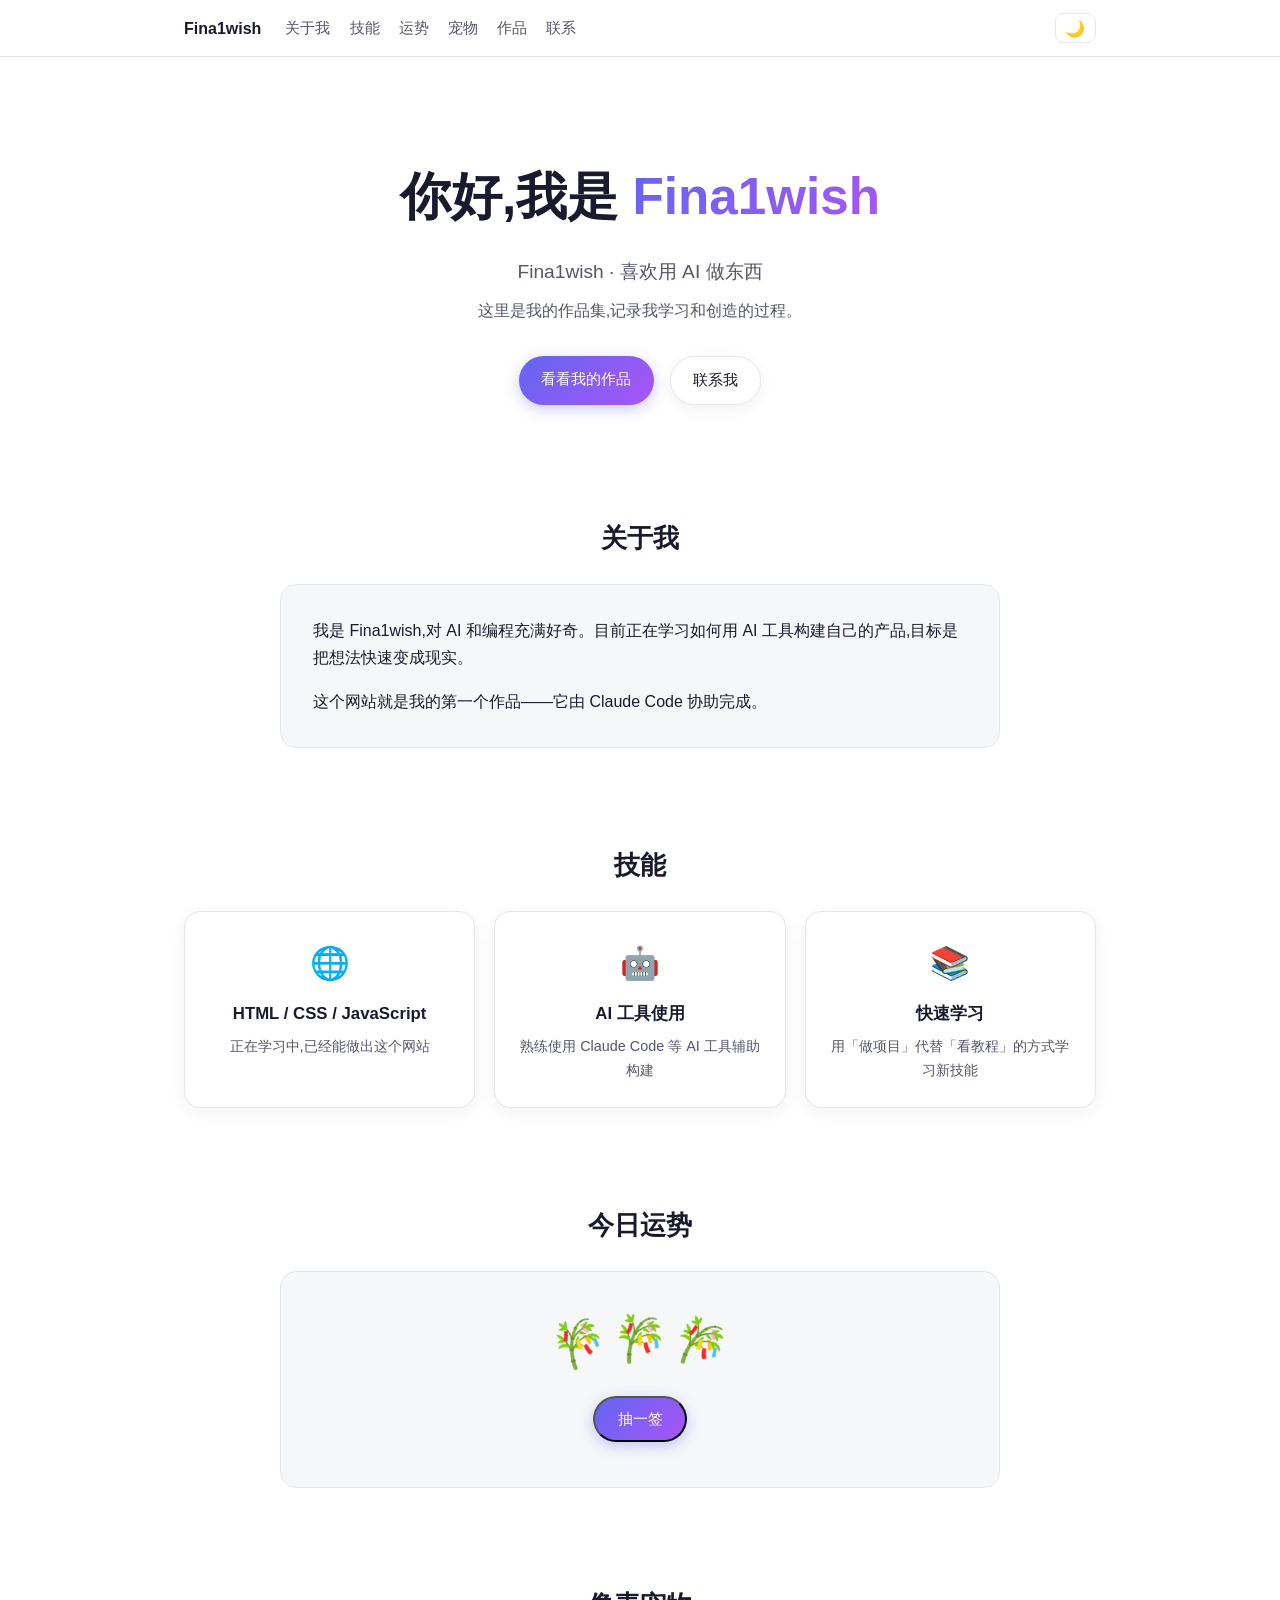
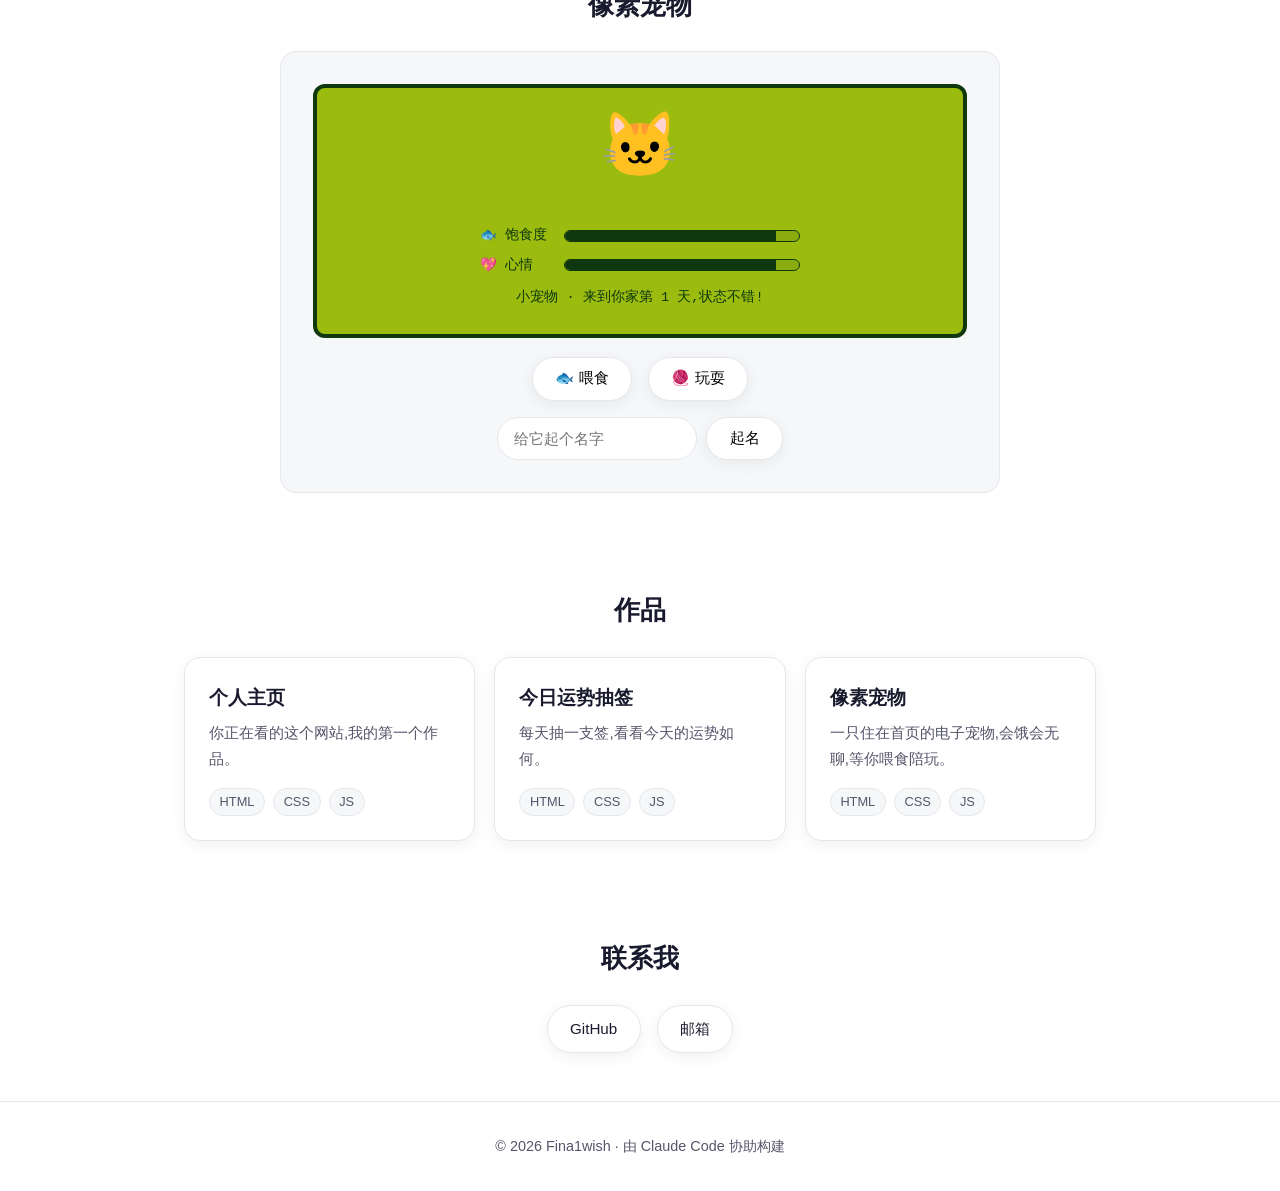
<file: index.html>
<!DOCTYPE html>
<html lang="zh-CN">
<head>
  <meta charset="UTF-8">
  <meta name="viewport" content="width=device-width, initial-scale=1.0">
  <title>Fina1wish | 个人主页</title>
  <link rel="stylesheet" href="style.css">
</head>
<body>

  <!-- 顶部导航 -->
  <header class="site-header">
    <nav class="nav">
      <span class="logo">Fina1wish</span>
      <div class="nav-links">
        <a href="#about">关于我</a>
        <a href="#skills">技能</a>
        <a href="#fortune">运势</a>
        <a href="#pet">宠物</a>
        <a href="#projects">作品</a>
        <a href="#contact">联系</a>
      </div>
      <button id="theme-toggle" class="theme-btn" title="切换暗色模式">🌙</button>
    </nav>
  </header>

  <!-- 首屏 -->
  <section class="hero">
    <h1>你好,我是 <span class="gradient-text">Fina1wish</span></h1>
    <p class="tagline">Fina1wish · 喜欢用 AI 做东西</p>
    <p class="hero-sub">这里是我的作品集,记录我学习和创造的过程。</p>
    <div class="hero-actions">
      <a href="#projects" class="btn btn-primary">看看我的作品</a>
      <a href="#contact" class="btn btn-secondary">联系我</a>
    </div>
  </section>

  <!-- 关于我 -->
  <section id="about" class="section">
    <h2 class="section-title">关于我</h2>
    <div class="about-card">
      <p>我是 Fina1wish,对 AI 和编程充满好奇。目前正在学习如何用 AI 工具构建自己的产品,目标是把想法快速变成现实。</p>
      <p>这个网站就是我的第一个作品——它由 Claude Code 协助完成。</p>
    </div>
  </section>

  <!-- 技能 -->
  <section id="skills" class="section">
    <h2 class="section-title">技能</h2>
    <div class="skills-grid">
      <div class="skill-card">
        <span class="skill-icon">🌐</span>
        <h3>HTML / CSS / JavaScript</h3>
        <p>正在学习中,已经能做出这个网站</p>
      </div>
      <div class="skill-card">
        <span class="skill-icon">🤖</span>
        <h3>AI 工具使用</h3>
        <p>熟练使用 Claude Code 等 AI 工具辅助构建</p>
      </div>
      <div class="skill-card">
        <span class="skill-icon">📚</span>
        <h3>快速学习</h3>
        <p>用「做项目」代替「看教程」的方式学习新技能</p>
      </div>
    </div>
  </section>

  <!-- 今日运势 -->
  <section id="fortune" class="section">
    <h2 class="section-title">今日运势</h2>
    <div class="fortune-card">
      <!-- 签筒 -->
      <div id="fortune-tube" class="fortune-tube" aria-hidden="true">
        <span>🎋</span><span>🎋</span><span>🎋</span>
      </div>
      <!-- 抽签结果 -->
      <div id="fortune-result" class="fortune-result" hidden>
        <span id="fortune-level" class="fortune-level"></span>
        <p id="fortune-verse" class="fortune-verse"></p>
        <div class="fortune-details">
          <span class="fortune-detail">幸运色 <span id="fortune-swatch" class="fortune-swatch"></span> <b id="fortune-color-name"></b></span>
          <span class="fortune-detail">幸运数字 <b id="fortune-number"></b></span>
        </div>
        <p id="fortune-advice" class="fortune-advice"></p>
      </div>
      <button id="fortune-btn" class="btn btn-primary">抽一签</button>
      <p id="fortune-hint" class="fortune-hint"></p>
    </div>
  </section>

  <!-- 像素宠物 -->
  <section id="pet" class="section">
    <h2 class="section-title">像素宠物</h2>
    <div class="pet-card">
      <!-- Game Boy 风格的小屏幕 -->
      <div class="pet-screen">
        <div id="pet-emoji" class="pet-emoji">🐱</div>
        <p id="pet-reaction" class="pet-reaction"></p>
        <div class="pet-stats">
          <div class="pet-stat">
            <span>🐟 饱食度</span>
            <div class="pet-bar"><div id="pet-hunger-bar" class="pet-bar-fill"></div></div>
          </div>
          <div class="pet-stat">
            <span>💖 心情</span>
            <div class="pet-bar"><div id="pet-mood-bar" class="pet-bar-fill"></div></div>
          </div>
        </div>
        <p id="pet-status" class="pet-status"></p>
      </div>
      <div class="pet-actions">
        <button id="pet-feed" class="btn btn-secondary">🐟 喂食</button>
        <button id="pet-play" class="btn btn-secondary">🧶 玩耍</button>
      </div>
      <div class="pet-name-row">
        <input id="pet-name" maxlength="12" placeholder="给它起个名字">
        <button id="pet-name-btn" class="btn btn-secondary">起名</button>
      </div>
    </div>
  </section>

  <!-- 作品 -->
  <section id="projects" class="section">
    <h2 class="section-title">作品</h2>
    <div class="projects-grid">
      <article class="project-card">
        <h3>个人主页</h3>
        <p>你正在看的这个网站,我的第一个作品。</p>
        <div class="project-tags">
          <span>HTML</span><span>CSS</span><span>JS</span>
        </div>
      </article>
      <!-- 以后做了新项目,复制上面的 article 块,改标题和描述即可 -->
      <article class="project-card">
        <h3>今日运势抽签</h3>
        <p>每天抽一支签,看看今天的运势如何。</p>
        <div class="project-tags">
          <span>HTML</span><span>CSS</span><span>JS</span>
        </div>
      </article>
      <article class="project-card">
        <h3>像素宠物</h3>
        <p>一只住在首页的电子宠物,会饿会无聊,等你喂食陪玩。</p>
        <div class="project-tags">
          <span>HTML</span><span>CSS</span><span>JS</span>
        </div>
      </article>
    </div>
  </section>

  <!-- 联系 -->
  <section id="contact" class="section">
    <h2 class="section-title">联系我</h2>
    <div class="contact-links">
      <a class="btn btn-secondary" href="https://github.com/Fina1wish" target="_blank">GitHub</a>
      <a class="btn btn-secondary" href="mailto:2629859676@qq.com">邮箱</a>
    </div>
  </section>

  <footer class="site-footer">
    <p>© <span id="year"></span> Fina1wish · 由 Claude Code 协助构建</p>
  </footer>

  <script src="script.js"></script>
</body>
</html>
</file>
<file: style.css>
/* ===== 全局变量:颜色都定义在这里,想改主题色只需改这里 ===== */
:root {
  --bg: #ffffff;
  --bg-soft: #f6f7f9;
  --text: #1a1a2e;
  --text-muted: #55556b;
  --card: #ffffff;
  --border: #e5e7eb;
  --primary: #6366f1;
  --primary-2: #a855f7;
  --shadow: 0 4px 16px rgba(0, 0, 0, 0.06);
}

/* 暗色模式:body 上有 data-theme="dark" 时生效 */
[data-theme="dark"] {
  --bg: #0f1117;
  --bg-soft: #171a23;
  --text: #e8e9f0;
  --text-muted: #9a9db1;
  --card: #1c2029;
  --border: #2a2f3a;
  --shadow: 0 4px 16px rgba(0, 0, 0, 0.35);
}

/* ===== 基础样式 ===== */
* {
  margin: 0;
  padding: 0;
  box-sizing: border-box;
}

html {
  scroll-behavior: smooth;
}

body {
  font-family: -apple-system, BlinkMacSystemFont, "Segoe UI", "PingFang SC",
    "Microsoft YaHei", sans-serif;
  background: var(--bg);
  color: var(--text);
  line-height: 1.7;
  transition: background 0.3s, color 0.3s;
}

a {
  color: inherit;
  text-decoration: none;
}

/* ===== 顶部导航 ===== */
.site-header {
  position: sticky;
  top: 0;
  background: color-mix(in srgb, var(--bg) 85%, transparent);
  backdrop-filter: blur(10px);
  border-bottom: 1px solid var(--border);
  z-index: 10;
}

.nav {
  max-width: 960px;
  margin: 0 auto;
  padding: 0.8rem 1.5rem;
  display: flex;
  align-items: center;
  gap: 1.5rem;
}

.logo {
  font-weight: 700;
}

.nav-links {
  display: flex;
  gap: 1.2rem;
  flex: 1;
}

.nav-links a {
  color: var(--text-muted);
  font-size: 0.95rem;
  transition: color 0.2s;
}

.nav-links a:hover {
  color: var(--text);
}

.theme-btn {
  background: none;
  border: 1px solid var(--border);
  border-radius: 8px;
  padding: 0.3rem 0.6rem;
  cursor: pointer;
  font-size: 1rem;
}

/* ===== 首屏 ===== */
.hero {
  max-width: 960px;
  margin: 0 auto;
  padding: 6rem 1.5rem 4rem;
  text-align: center;
}

.hero h1 {
  font-size: clamp(2rem, 5vw, 3.2rem);
  margin-bottom: 1rem;
}

.gradient-text {
  background: linear-gradient(135deg, var(--primary), var(--primary-2));
  -webkit-background-clip: text;
  background-clip: text;
  color: transparent;
}

.tagline {
  font-size: 1.2rem;
  color: var(--text-muted);
  margin-bottom: 0.5rem;
}

.hero-sub {
  color: var(--text-muted);
  margin-bottom: 2rem;
}

.hero-actions {
  display: flex;
  gap: 1rem;
  justify-content: center;
  flex-wrap: wrap;
}

/* ===== 按钮 ===== */
.btn {
  display: inline-block;
  padding: 0.65rem 1.4rem;
  border-radius: 999px;
  font-size: 0.95rem;
  transition: transform 0.15s, box-shadow 0.15s;
}

.btn:hover {
  transform: translateY(-2px);
}

.btn-primary {
  background: linear-gradient(135deg, var(--primary), var(--primary-2));
  color: #fff;
  box-shadow: 0 4px 14px rgba(99, 102, 241, 0.35);
}

.btn-secondary {
  border: 1px solid var(--border);
  background: var(--card);
  box-shadow: var(--shadow);
}

/* ===== 通用区块 ===== */
.section {
  max-width: 960px;
  margin: 0 auto;
  padding: 3rem 1.5rem;
}

.section-title {
  font-size: 1.6rem;
  margin-bottom: 1.5rem;
  text-align: center;
}

.about-card {
  background: var(--bg-soft);
  border: 1px solid var(--border);
  border-radius: 16px;
  padding: 2rem;
  max-width: 720px;
  margin: 0 auto;
}

.about-card p + p {
  margin-top: 1rem;
}

/* ===== 技能卡片 ===== */
.skills-grid {
  display: grid;
  grid-template-columns: repeat(auto-fit, minmax(220px, 1fr));
  gap: 1.2rem;
}

.skill-card {
  background: var(--card);
  border: 1px solid var(--border);
  border-radius: 16px;
  padding: 1.5rem;
  box-shadow: var(--shadow);
  text-align: center;
  transition: transform 0.2s;
}

.skill-card:hover {
  transform: translateY(-4px);
}

.skill-icon {
  font-size: 2rem;
}

.skill-card h3 {
  margin: 0.6rem 0 0.3rem;
  font-size: 1.05rem;
}

.skill-card p {
  color: var(--text-muted);
  font-size: 0.9rem;
}

/* ===== 作品卡片 ===== */
.projects-grid {
  display: grid;
  grid-template-columns: repeat(auto-fit, minmax(260px, 1fr));
  gap: 1.2rem;
}

.project-card {
  background: var(--card);
  border: 1px solid var(--border);
  border-radius: 16px;
  padding: 1.5rem;
  box-shadow: var(--shadow);
  transition: transform 0.2s;
}

.project-card:hover {
  transform: translateY(-4px);
}

.project-card h3 {
  margin-bottom: 0.4rem;
}

.project-card p {
  color: var(--text-muted);
  font-size: 0.95rem;
  margin-bottom: 1rem;
}

.project-tags {
  display: flex;
  gap: 0.5rem;
  flex-wrap: wrap;
}

.project-tags span {
  font-size: 0.8rem;
  padding: 0.15rem 0.6rem;
  border-radius: 999px;
  background: var(--bg-soft);
  border: 1px solid var(--border);
  color: var(--text-muted);
}

/* ===== 今日运势 ===== */
.fortune-card {
  background: var(--bg-soft);
  border: 1px solid var(--border);
  border-radius: 16px;
  padding: 2rem;
  max-width: 720px;
  margin: 0 auto;
  text-align: center;
}

/* 签筒:三支签探出头来 */
.fortune-tube {
  display: flex;
  justify-content: center;
  gap: 0.3rem;
  font-size: 2.8rem;
  margin-bottom: 1rem;
}

.fortune-tube span:nth-child(1) { transform: rotate(-18deg); }
.fortune-tube span:nth-child(2) { transform: translateY(-4px); }
.fortune-tube span:nth-child(3) { transform: rotate(18deg); }

/* 抽签时的摇动动画 */
.fortune-tube.shaking {
  animation: shake 0.45s ease-in-out 2;
}

@keyframes shake {
  0%, 100% { transform: rotate(0); }
  25% { transform: rotate(-10deg) translateY(-4px); }
  50% { transform: rotate(9deg); }
  75% { transform: rotate(-6deg) translateY(2px); }
}

.fortune-result {
  animation: pop-in 0.45s ease-out;
  margin-bottom: 1.2rem;
}

@keyframes pop-in {
  from { opacity: 0; transform: translateY(10px) scale(0.97); }
  to { opacity: 1; transform: none; }
}

/* 运势等级徽章,颜色按等级区分 */
.fortune-level {
  display: inline-block;
  padding: 0.25rem 1rem;
  border-radius: 999px;
  color: #fff;
  font-weight: 700;
  margin-bottom: 0.6rem;
}

[data-level="大吉"] { background: #ef4444; }
[data-level="中吉"] { background: #f97316; }
[data-level="小吉"] { background: #f59e0b; }
[data-level="吉"] { background: #10b981; }
[data-level="中平"] { background: var(--primary); }
[data-level="小凶"] { background: #6b7280; }

.fortune-verse {
  font-size: 1.05rem;
  margin-bottom: 0.8rem;
}

.fortune-details {
  display: flex;
  gap: 1.5rem;
  justify-content: center;
  flex-wrap: wrap;
  font-size: 0.9rem;
  color: var(--text-muted);
  margin-bottom: 0.8rem;
}

.fortune-detail {
  display: flex;
  align-items: center;
  gap: 0.35rem;
}

/* 幸运色色块 */
.fortune-swatch {
  display: inline-block;
  width: 0.85rem;
  height: 0.85rem;
  border-radius: 50%;
  border: 1px solid var(--border);
}

.fortune-advice {
  font-size: 0.9rem;
  color: var(--text-muted);
}

.fortune-hint {
  margin-top: 0.8rem;
  font-size: 0.85rem;
  color: var(--text-muted);
}

/* 抽过后按钮置灰 */
.fortune-card .btn:disabled,
.fortune-card .btn:disabled:hover {
  opacity: 0.6;
  cursor: not-allowed;
  transform: none;
  box-shadow: none;
}

/* ===== 像素宠物 ===== */
.pet-card {
  background: var(--bg-soft);
  border: 1px solid var(--border);
  border-radius: 16px;
  padding: 2rem;
  max-width: 720px;
  margin: 0 auto;
  text-align: center;
}

/* Game Boy 风格的小屏幕,亮暗主题下都保持怀旧绿 */
.pet-screen {
  background: #9bbc0f;
  border: 4px solid #0f380f;
  border-radius: 12px;
  padding: 1.5rem 1rem;
  margin-bottom: 1.2rem;
  color: #0f380f;
  font-family: "Courier New", monospace;
}

.pet-emoji {
  font-size: 4rem;
  line-height: 1.2;
  display: inline-block;
  animation: bob 2.5s ease-in-out infinite;
}

/* 待机时的呼吸浮动 */
@keyframes bob {
  0%, 100% { transform: translateY(0); }
  50% { transform: translateY(-6px); }
}

/* 互动时的蹦跳 */
.pet-emoji.bounce {
  animation: jump 0.5s ease-in-out;
}

@keyframes jump {
  0%, 100% { transform: translateY(0); }
  30% { transform: translateY(-14px) scale(1.1); }
  60% { transform: translateY(0) scale(0.95); }
}

/* 饿肚子时的抖动 */
.pet-emoji.hungry {
  animation: hungry 1.2s ease-in-out infinite;
}

@keyframes hungry {
  0%, 100% { transform: rotate(0); }
  20% { transform: rotate(-8deg); }
  40% { transform: rotate(8deg); }
  60% { transform: rotate(-5deg); }
  80% { transform: rotate(5deg); }
}

.pet-reaction {
  min-height: 1.6rem;
  font-size: 0.95rem;
  font-weight: 700;
  opacity: 0;
}

.pet-reaction.show {
  opacity: 1;
  animation: float-up 1.4s ease-out;
}

@keyframes float-up {
  from { transform: translateY(4px); }
  to { transform: translateY(-6px); }
}

.pet-stats {
  display: grid;
  gap: 0.4rem;
  margin: 0.6rem auto 0;
  max-width: 320px;
  font-size: 0.85rem;
  text-align: left;
}

.pet-stat {
  display: grid;
  grid-template-columns: 5.5em 1fr;
  align-items: center;
  gap: 0.6rem;
}

.pet-bar {
  height: 12px;
  background: #8bac0f;
  border: 1px solid #0f380f;
  border-radius: 6px;
  overflow: hidden;
}

.pet-bar-fill {
  height: 100%;
  width: 90%;
  background: #0f380f;
  transition: width 0.3s;
}

/* 数值过低时进度条变红提醒 */
.pet-bar-fill.low {
  background: #d33;
}

.pet-status {
  margin-top: 0.6rem;
  font-size: 0.85rem;
}

.pet-actions {
  display: flex;
  gap: 1rem;
  justify-content: center;
  flex-wrap: wrap;
  margin-bottom: 1rem;
}

.pet-name-row {
  display: flex;
  gap: 0.6rem;
  justify-content: center;
  flex-wrap: wrap;
}

.pet-name-row input {
  padding: 0.65rem 1rem;
  border-radius: 999px;
  border: 1px solid var(--border);
  background: var(--card);
  color: var(--text);
  font-size: 0.95rem;
  width: 200px;
  font-family: inherit;
}

.pet-name-row input:focus {
  outline: 2px solid var(--primary);
  outline-offset: 1px;
}

/* ===== 联系 ===== */
.contact-links {
  display: flex;
  gap: 1rem;
  justify-content: center;
  flex-wrap: wrap;
}

/* ===== 页脚 ===== */
.site-footer {
  text-align: center;
  padding: 2rem 1.5rem;
  color: var(--text-muted);
  font-size: 0.9rem;
  border-top: 1px solid var(--border);
}

/* ===== 手机端适配 ===== */
@media (max-width: 600px) {
  .nav {
    gap: 0.8rem;
  }
  .nav-links {
    gap: 0.8rem;
  }
  .nav-links a {
    font-size: 0.85rem;
  }
}
</file>
